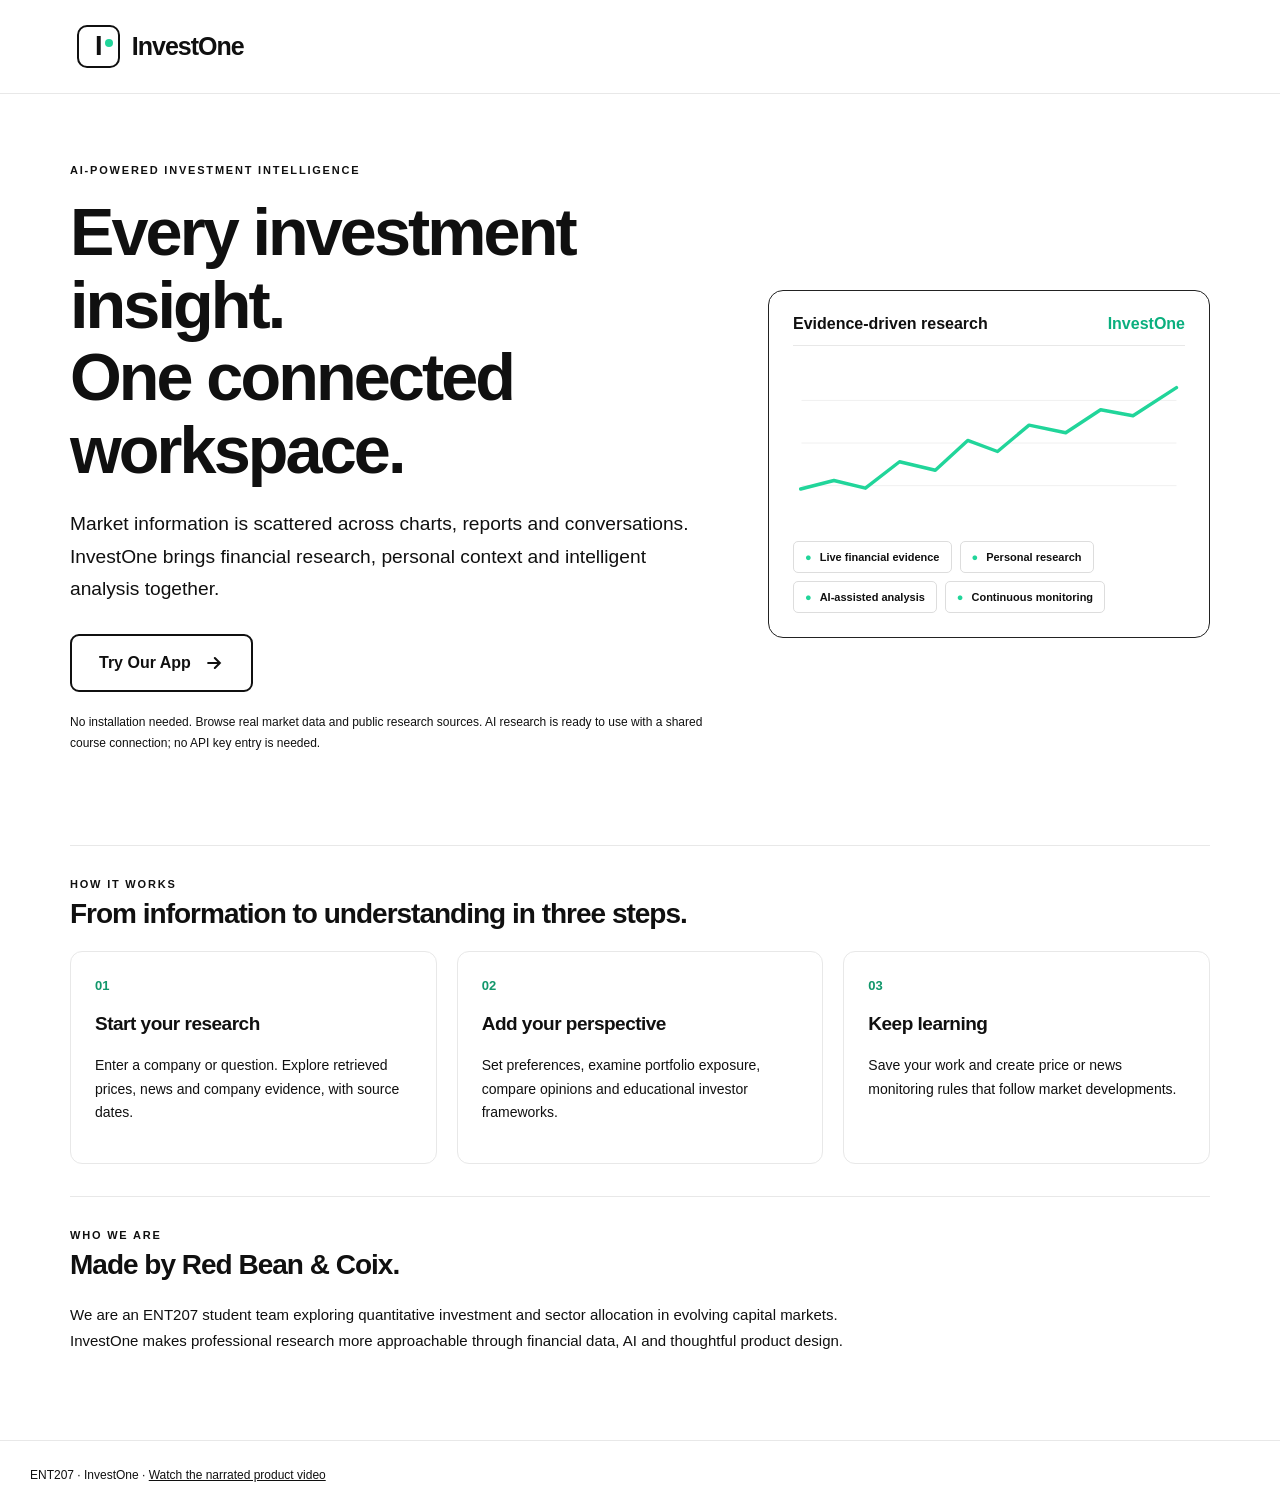
<file: docs/index.html>
<!doctype html>
<html lang="en"><head>
<meta charset="utf-8"><meta name="viewport" content="width=device-width,initial-scale=1">
<meta name="theme-color" content="#ffffff"><meta name="description" content="InvestOne brings market research, real financial evidence and AI-assisted analysis into one workspace.">
<title>InvestOne — Your Investment Research, Connected</title>
<style>
:root{color-scheme:light;--ink:#101010;--mint:#21D59A;--line:#e8e8e8}*{box-sizing:border-box}body{margin:0;background:#fff;color:var(--ink);font-family:Inter,-apple-system,BlinkMacSystemFont,"Helvetica Neue","Segoe UI",Arial,sans-serif;-webkit-font-smoothing:antialiased}a{color:inherit}header{padding:25px clamp(20px,6vw,95px);border-bottom:1px solid var(--line)}.logo{display:inline-flex;align-items:center;gap:12px;font-size:25px;font-weight:850;letter-spacing:-1px}.mark{display:grid;place-items:center;border:2px solid var(--ink);height:43px;width:43px;border-radius:10px;font-size:27px;position:relative}.mark:after{content:'';background:var(--mint);width:8px;height:8px;border-radius:50%;position:absolute;right:5px;top:12px}main{max-width:1200px;margin:auto;padding:70px 30px 40px}.eyebrow{font-size:11px;font-weight:800;letter-spacing:1.8px}.hero{display:grid;grid-template-columns:1.2fr .8fr;gap:35px;align-items:center;padding-bottom:80px;border-bottom:1px solid var(--line)}h1{font-size:clamp(38px,5.2vw,70px);line-height:1.09;letter-spacing:-2.9px;font-weight:850;margin:20px 0 22px}p{line-height:1.7}.subtitle{font-size:clamp(16px,1.5vw,20px);max-width:640px;font-weight:520;margin:0 0 28px}.cta{display:inline-flex;align-items:center;gap:13px;padding:17px 27px;border:2px solid var(--ink);border-radius:9px;background:#fff;font-weight:800;text-decoration:none;font-size:16px;transition:border-color .15s,transform .15s}.cta:hover,.cta:focus-visible{border-color:var(--mint);outline:3px solid var(--mint);outline-offset:3px}.cta:active{transform:translateY(1px)}.cta svg{width:20px;height:20px}.illustration{border:1px solid #222;border-radius:15px;min-height:320px;padding:24px;background:#fff}.chart-heading{display:flex;justify-content:space-between;align-items:center;border-bottom:1px solid var(--line);padding-bottom:12px;font-weight:750}.green{color:#0aaf7e}.chart{width:100%;height:150px;display:block;margin-top:22px}.pills{display:flex;gap:8px;flex-wrap:wrap;margin-top:23px}.pill{border:1px solid #ddd;border-radius:5px;padding:9px 11px;font-size:11px;font-weight:700}.pill:before{content:'●';color:var(--mint);margin-right:8px}section{padding:32px 0}.section-title{font-size:28px;letter-spacing:-1px;margin:8px 0 21px}.steps{display:grid;grid-template-columns:repeat(3,minmax(0,1fr));gap:20px}.step{border:1px solid var(--line);padding:24px;border-radius:12px}.step span{font-weight:850;color:#11976b;font-size:13px}.step h3{font-size:19px;letter-spacing:-.5px}.step p{font-size:14px}.team{padding:32px 0;border-top:1px solid var(--line)}.team p{max-width:820px;font-size:15px}footer{border-top:1px solid var(--line);padding:25px 30px;font-size:12px;line-height:1.6}.disclaimer{font-size:12px;margin-top:20px;max-width:720px}@media(max-width:850px){.hero{grid-template-columns:1fr}main{padding:40px 20px}.steps{grid-template-columns:1fr}.illustration{min-height:260px}h1{letter-spacing:-1.9px}}
</style></head>
<body><header><div class="logo"><span class="mark">I</span>InvestOne</div></header>
<main><div class="hero"><div><div class="eyebrow">AI-POWERED INVESTMENT INTELLIGENCE</div><h1>Every investment insight.<br>One connected workspace.</h1><p class="subtitle">Market information is scattered across charts, reports and conversations. InvestOne brings financial research, personal context and intelligent analysis together.</p><a class="cta" href="https://investone-live-production.up.railway.app/app/" aria-label="Try InvestOne live web app">Try Our App <svg viewBox="0 0 24 24" fill="none" aria-hidden="true" stroke="currentColor" stroke-width="2.5" stroke-linecap="round"><path d="M5 12h14M13 6l6 6-6 6"/></svg></a><p class="disclaimer">No installation needed. Browse real market data and public research sources. AI research is ready to use with a shared course connection; no API key entry is needed.</p></div><div class="illustration"><div class="chart-heading"><span>Evidence-driven research</span><span class="green">InvestOne</span></div><svg class="chart" viewBox="0 0 460 170" role="img" aria-label="Illustrative green line showing the research workflow, not market data"><path d="M10 35 H450 M10 85 H450 M10 135 H450" stroke="#eee" fill="none"/><path d="M9 139 L48 129 L85 138 L125 107 L167 117 L205 82 L240 95 L277 64 L320 73 L361 46 L399 53 L450 20" fill="none" stroke="#21D59A" stroke-linecap="round" stroke-linejoin="round" stroke-width="4"/></svg><div class="pills"><span class="pill">Live financial evidence</span><span class="pill">Personal research</span><span class="pill">AI-assisted analysis</span><span class="pill">Continuous monitoring</span></div></div></div>
<section><div class="eyebrow">HOW IT WORKS</div><h2 class="section-title">From information to understanding in three steps.</h2><div class="steps"><div class="step"><span>01</span><h3>Start your research</h3><p>Enter a company or question. Explore retrieved prices, news and company evidence, with source dates.</p></div><div class="step"><span>02</span><h3>Add your perspective</h3><p>Set preferences, examine portfolio exposure, compare opinions and educational investor frameworks.</p></div><div class="step"><span>03</span><h3>Keep learning</h3><p>Save your work and create price or news monitoring rules that follow market developments.</p></div></div></section>
<div class="team"><div class="eyebrow">WHO WE ARE</div><h2 class="section-title">Made by Red Bean &amp; Coix.</h2><p>We are an ENT207 student team exploring quantitative investment and sector allocation in evolving capital markets. InvestOne makes professional research more approachable through financial data, AI and thoughtful product design.</p></div></main>
<footer>ENT207 · InvestOne · <a href="./demo.mp4">Watch the narrated product video</a></footer></body></html>
</file>
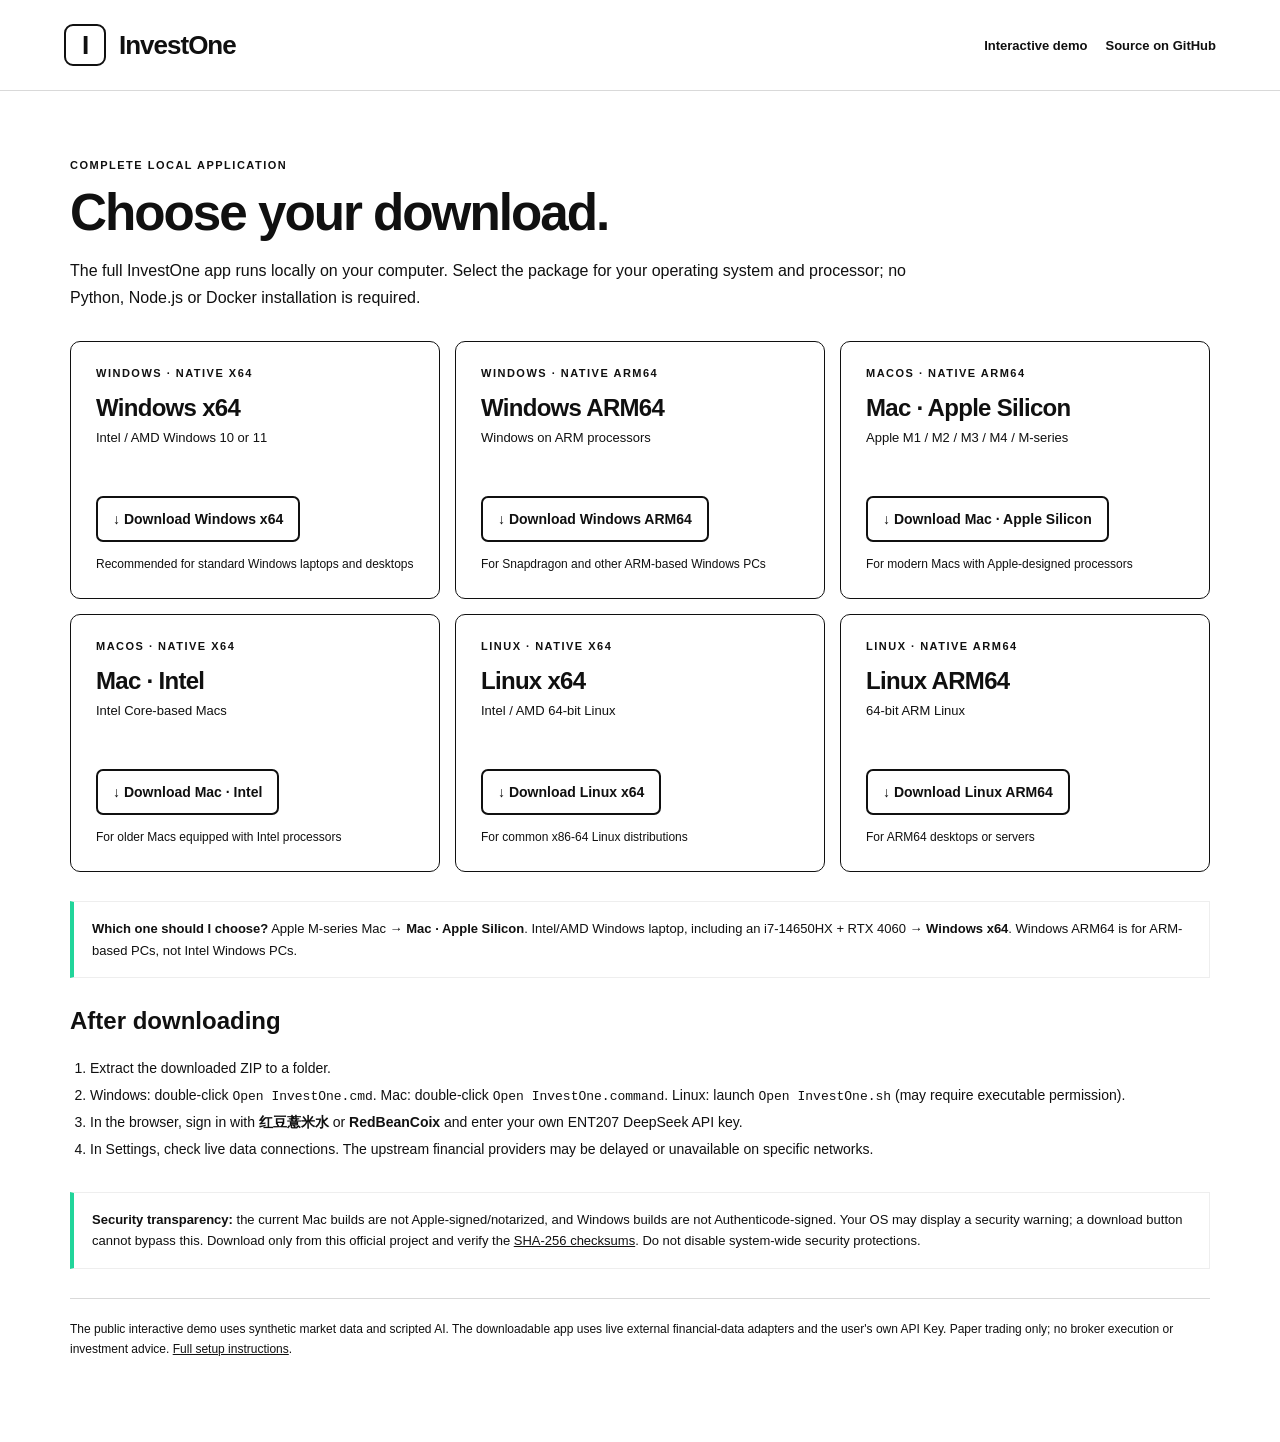
<file: docs/downloads/index.html>
<!doctype html>
<html lang="en"><head><meta charset="utf-8"><meta name="viewport" content="width=device-width, initial-scale=1">
<meta name="theme-color" content="#ffffff"><title>Download InvestOne · Windows, Mac & Linux</title>
<meta name="description" content="Choose one of six native InvestOne download packages. Windows x64, Windows ARM64, Mac Apple Silicon, Mac Intel, Linux x64 or Linux ARM64.">
<style>
:root{color-scheme:light;--black:#101010;--green:#21D59A;--line:#d9d9d9}
*{box-sizing:border-box}body{margin:0;background:#fff;color:var(--black);font-family:Inter,-apple-system,BlinkMacSystemFont,"Segoe UI",Arial,sans-serif;font-weight:500;-webkit-font-smoothing:antialiased}
header{border-bottom:1px solid var(--line);padding:24px clamp(20px,5vw,70px);display:flex;justify-content:space-between;align-items:center;gap:20px}
.logo{font-size:26px;font-weight:850;letter-spacing:-1px;text-decoration:none;color:var(--black)}
.logo:before{content:"I";display:inline-grid;place-items:center;border:2px solid #101010;border-radius:9px;width:38px;height:38px;margin-right:13px}
header nav a{color:var(--black);font-weight:700;text-decoration:none;font-size:13px;margin-left:18px}
main{max-width:1180px;margin:auto;padding:clamp(26px,5vw,65px) 20px}
.eyebrow,.dl-eyebrow{font-size:11px;letter-spacing:1.5px;font-weight:820}
h1{font-size:clamp(32px,4vw,52px);font-weight:850;letter-spacing:-2px;margin:10px 0 15px}
.intro{max-width:850px;font-size:16px;line-height:1.7;margin:0 0 30px}
.cards{display:grid;grid-template-columns:repeat(3,minmax(0,1fr));gap:15px}
.dl-card{display:flex;flex-direction:column;align-items:flex-start;padding:25px;border:1.5px solid #101010;border-radius:10px;min-height:258px}
.dl-card:hover,.dl-card:focus-within{border-color:var(--green)}
.dl-card h2{font-size:24px;letter-spacing:-.7px;margin:15px 0 6px}
.dl-card p{margin:0 0 16px;font-size:13px;line-height:1.5;min-height:38px}
.dl-button{display:inline-flex;align-items:center;justify-content:center;text-align:center;text-decoration:none;color:#101010;background:#fff;border:2px solid #101010;border-radius:7px;padding:12px 15px;font-size:14px;font-weight:800;min-height:46px;margin:auto 0 14px}
.dl-button:hover,.dl-button:focus-visible{border-color:var(--green);outline:2px solid var(--green);outline-offset:2px}
.dl-card small{font-size:12px;line-height:1.45;color:#101010}
.note{border-left:4px solid var(--green);padding:16px 18px;margin:29px 0;border-top:1px solid #eee;border-bottom:1px solid #eee;border-right:1px solid #eee;font-size:13px;line-height:1.65}
.note b{font-weight:800}
.steps{font-size:14px;line-height:1.9;padding-left:20px}
.steps code{font-size:13px}
.foot{font-size:12px;line-height:1.7;margin-top:25px;border-top:1px solid var(--line);padding:20px 0}
a{color:#101010}
@media(max-width:900px){.cards{grid-template-columns:repeat(2,minmax(0,1fr))}}
@media(max-width:580px){.cards{grid-template-columns:1fr}.dl-card{min-height:230px}header{align-items:flex-start;flex-direction:column}header nav a:first-child{margin-left:0}h1{letter-spacing:-1px}}
</style></head>
<body><header><a class="logo" href="../">InvestOne</a><nav><a href="../">Interactive demo</a><a href="https://github.com/changxuanyu26-collab/InvestOne_ENT207-">Source on GitHub</a></nav></header>
<main><span class="eyebrow">COMPLETE LOCAL APPLICATION</span><h1>Choose your download.</h1>
<p class="intro">The full InvestOne app runs locally on your computer. Select the package for your operating system and processor; no Python, Node.js or Docker installation is required.</p>
<div class="cards"><article class="dl-card"><div class="dl-eyebrow">WINDOWS · NATIVE X64</div><h2>Windows x64</h2><p>Intel / AMD Windows 10 or 11</p><a class="dl-button" href="./InvestOne-v2.1.0-rc1-Windows-x64.zip" download aria-label="Download InvestOne Windows x64 ZIP">↓ Download Windows x64</a><small>Recommended for standard Windows laptops and desktops</small></article>
<article class="dl-card"><div class="dl-eyebrow">WINDOWS · NATIVE ARM64</div><h2>Windows ARM64</h2><p>Windows on ARM processors</p><a class="dl-button" href="./InvestOne-v2.1.0-rc1-Windows-ARM64.zip" download aria-label="Download InvestOne Windows ARM64 ZIP">↓ Download Windows ARM64</a><small>For Snapdragon and other ARM-based Windows PCs</small></article>
<article class="dl-card"><div class="dl-eyebrow">MACOS · NATIVE ARM64</div><h2>Mac · Apple Silicon</h2><p>Apple M1 / M2 / M3 / M4 / M-series</p><a class="dl-button" href="./InvestOne-v2.1.0-rc1-Mac-AppleSilicon.zip" download aria-label="Download InvestOne Mac · Apple Silicon ZIP">↓ Download Mac · Apple Silicon</a><small>For modern Macs with Apple-designed processors</small></article>
<article class="dl-card"><div class="dl-eyebrow">MACOS · NATIVE X64</div><h2>Mac · Intel</h2><p>Intel Core-based Macs</p><a class="dl-button" href="./InvestOne-v2.1.0-rc1-Mac-Intel.zip" download aria-label="Download InvestOne Mac · Intel ZIP">↓ Download Mac · Intel</a><small>For older Macs equipped with Intel processors</small></article>
<article class="dl-card"><div class="dl-eyebrow">LINUX · NATIVE X64</div><h2>Linux x64</h2><p>Intel / AMD 64-bit Linux</p><a class="dl-button" href="./InvestOne-v2.1.0-rc1-Linux-x64.zip" download aria-label="Download InvestOne Linux x64 ZIP">↓ Download Linux x64</a><small>For common x86-64 Linux distributions</small></article>
<article class="dl-card"><div class="dl-eyebrow">LINUX · NATIVE ARM64</div><h2>Linux ARM64</h2><p>64-bit ARM Linux</p><a class="dl-button" href="./InvestOne-v2.1.0-rc1-Linux-ARM64.zip" download aria-label="Download InvestOne Linux ARM64 ZIP">↓ Download Linux ARM64</a><small>For ARM64 desktops or servers</small></article></div>
<div class="note"><b>Which one should I choose?</b> Apple M-series Mac → <b>Mac · Apple Silicon</b>. Intel/AMD Windows laptop, including an i7-14650HX + RTX 4060 → <b>Windows x64</b>. Windows ARM64 is for ARM-based PCs, not Intel Windows PCs.</div>
<h2>After downloading</h2><ol class="steps">
<li>Extract the downloaded ZIP to a folder.</li>
<li>Windows: double-click <code>Open InvestOne.cmd</code>. Mac: double-click <code>Open InvestOne.command</code>. Linux: launch <code>Open InvestOne.sh</code> (may require executable permission).</li>
<li>In the browser, sign in with <b>红豆薏米水</b> or <b>RedBeanCoix</b> and enter your own ENT207 DeepSeek API key.</li>
<li>In Settings, check live data connections. The upstream financial providers may be delayed or unavailable on specific networks.</li>
</ol>
<div class="note"><b>Security transparency:</b> the current Mac builds are not Apple-signed/notarized, and Windows builds are not Authenticode-signed. Your OS may display a security warning; a download button cannot bypass this. Download only from this official project and verify the <a href="./SHA256SUMS.txt">SHA-256 checksums</a>. Do not disable system-wide security protections.</div>
<div class="foot">The public interactive demo uses synthetic market data and scripted AI. The downloadable app uses live external financial-data adapters and the user's own API Key. Paper trading only; no broker execution or investment advice. <a href="https://github.com/changxuanyu26-collab/InvestOne_ENT207-/blob/main/docs/MULTIPLATFORM.md">Full setup instructions</a>.</div>
</main></body></html>
</file>
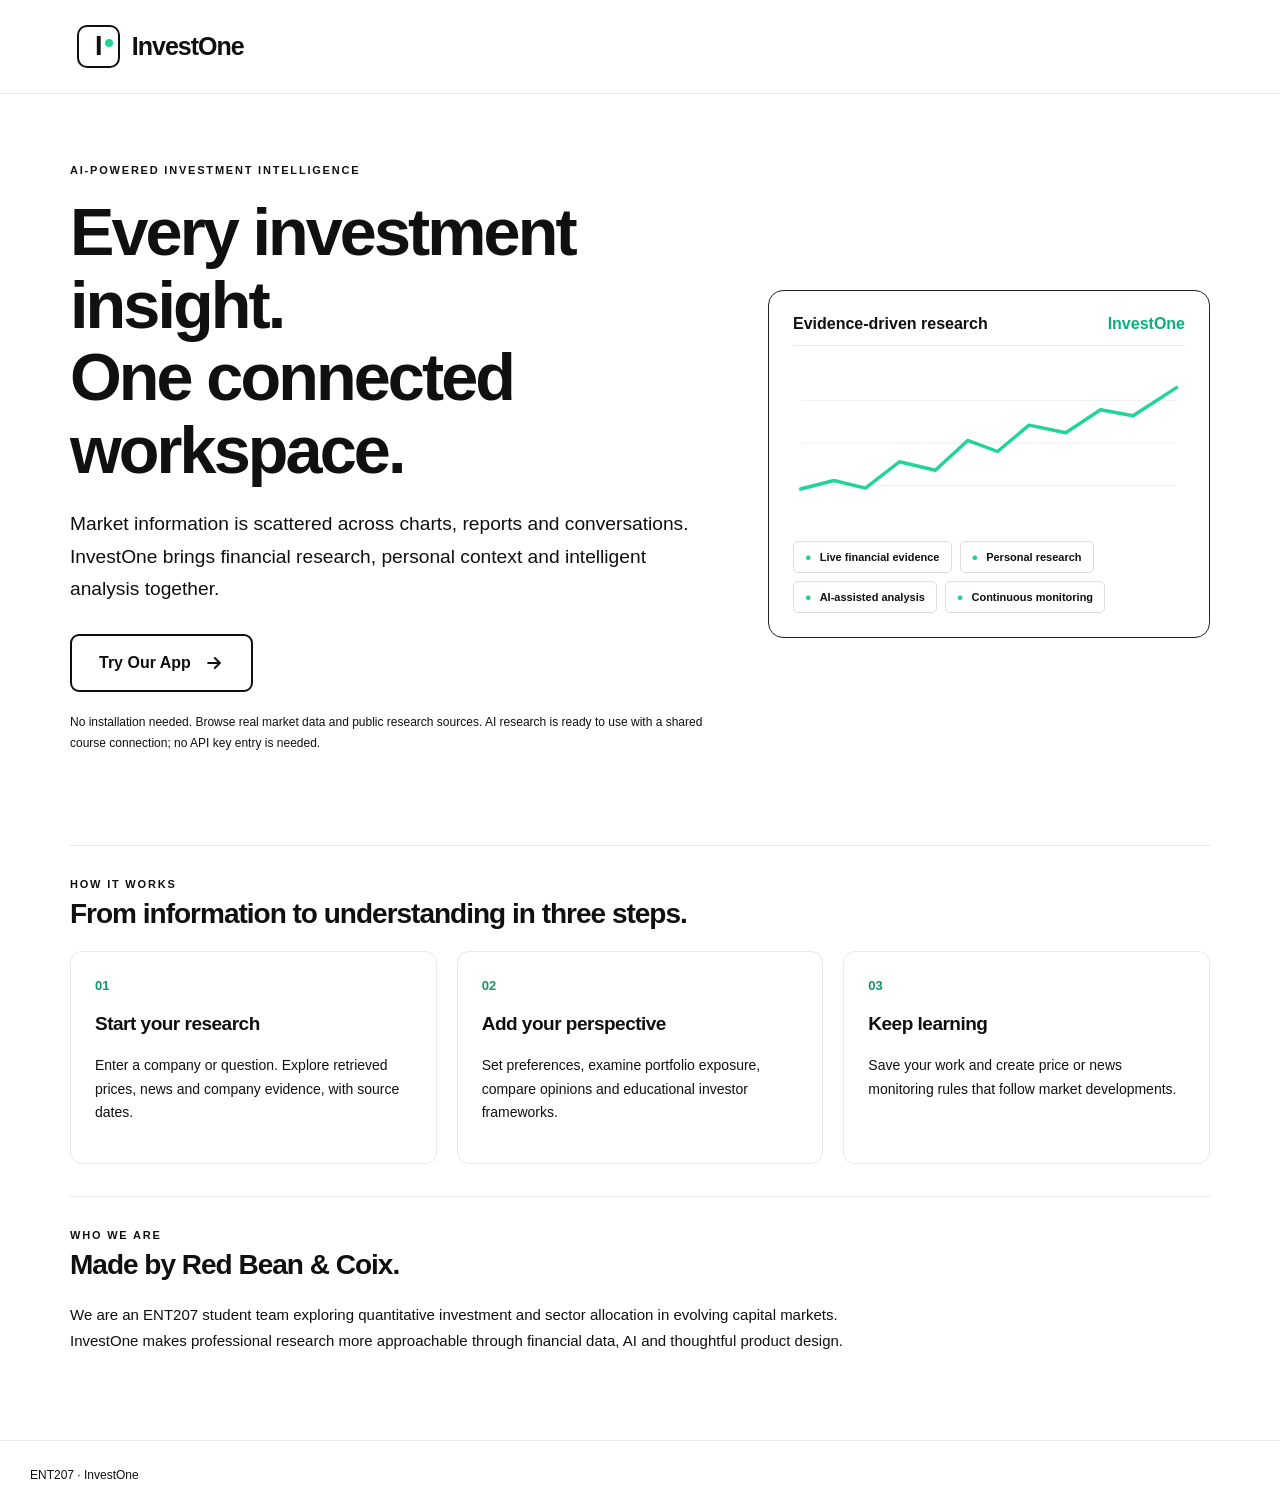
<file: src/web/landing.html>
<!doctype html>
<html lang="en"><head>
<meta charset="utf-8"><meta name="viewport" content="width=device-width,initial-scale=1">
<meta name="theme-color" content="#ffffff"><meta name="description" content="InvestOne brings market research, real financial evidence and AI-assisted analysis into one workspace.">
<title>InvestOne — Your Investment Research, Connected</title>
<style>
:root{color-scheme:light;--ink:#101010;--mint:#21D59A;--line:#e8e8e8}*{box-sizing:border-box}body{margin:0;background:#fff;color:var(--ink);font-family:Inter,-apple-system,BlinkMacSystemFont,"Helvetica Neue","Segoe UI",Arial,sans-serif;-webkit-font-smoothing:antialiased}a{color:inherit}header{padding:25px clamp(20px,6vw,95px);border-bottom:1px solid var(--line)}.logo{display:inline-flex;align-items:center;gap:12px;font-size:25px;font-weight:850;letter-spacing:-1px}.mark{display:grid;place-items:center;border:2px solid var(--ink);height:43px;width:43px;border-radius:10px;font-size:27px;position:relative}.mark:after{content:'';background:var(--mint);width:8px;height:8px;border-radius:50%;position:absolute;right:5px;top:12px}main{max-width:1200px;margin:auto;padding:70px 30px 40px}.eyebrow{font-size:11px;font-weight:800;letter-spacing:1.8px}.hero{display:grid;grid-template-columns:1.2fr .8fr;gap:35px;align-items:center;padding-bottom:80px;border-bottom:1px solid var(--line)}h1{font-size:clamp(38px,5.2vw,70px);line-height:1.09;letter-spacing:-2.9px;font-weight:850;margin:20px 0 22px}p{line-height:1.7}.subtitle{font-size:clamp(16px,1.5vw,20px);max-width:640px;font-weight:520;margin:0 0 28px}.cta{display:inline-flex;align-items:center;gap:13px;padding:17px 27px;border:2px solid var(--ink);border-radius:9px;background:#fff;font-weight:800;text-decoration:none;font-size:16px;transition:border-color .15s,transform .15s}.cta:hover,.cta:focus-visible{border-color:var(--mint);outline:3px solid var(--mint);outline-offset:3px}.cta:active{transform:translateY(1px)}.cta svg{width:20px;height:20px}.illustration{border:1px solid #222;border-radius:15px;min-height:320px;padding:24px;background:#fff}.chart-heading{display:flex;justify-content:space-between;align-items:center;border-bottom:1px solid var(--line);padding-bottom:12px;font-weight:750}.green{color:#0aaf7e}.chart{width:100%;height:150px;display:block;margin-top:22px}.pills{display:flex;gap:8px;flex-wrap:wrap;margin-top:23px}.pill{border:1px solid #ddd;border-radius:5px;padding:9px 11px;font-size:11px;font-weight:700}.pill:before{content:'●';color:var(--mint);margin-right:8px}section{padding:32px 0}.section-title{font-size:28px;letter-spacing:-1px;margin:8px 0 21px}.steps{display:grid;grid-template-columns:repeat(3,minmax(0,1fr));gap:20px}.step{border:1px solid var(--line);padding:24px;border-radius:12px}.step span{font-weight:850;color:#11976b;font-size:13px}.step h3{font-size:19px;letter-spacing:-.5px}.step p{font-size:14px}.team{padding:32px 0;border-top:1px solid var(--line)}.team p{max-width:820px;font-size:15px}footer{border-top:1px solid var(--line);padding:25px 30px;font-size:12px;line-height:1.6}.disclaimer{font-size:12px;margin-top:20px;max-width:720px}@media(max-width:850px){.hero{grid-template-columns:1fr}main{padding:40px 20px}.steps{grid-template-columns:1fr}.illustration{min-height:260px}h1{letter-spacing:-1.9px}}
</style></head>
<body><header><div class="logo"><span class="mark">I</span>InvestOne</div></header>
<main><div class="hero"><div><div class="eyebrow">AI-POWERED INVESTMENT INTELLIGENCE</div><h1>Every investment insight.<br>One connected workspace.</h1><p class="subtitle">Market information is scattered across charts, reports and conversations. InvestOne brings financial research, personal context and intelligent analysis together.</p><a class="cta" href="/app/" aria-label="Try InvestOne live web app">Try Our App <svg viewBox="0 0 24 24" fill="none" aria-hidden="true" stroke="currentColor" stroke-width="2.5" stroke-linecap="round"><path d="M5 12h14M13 6l6 6-6 6"/></svg></a><p class="disclaimer">No installation needed. Browse real market data and public research sources. AI research is ready to use with a shared course connection; no API key entry is needed.</p></div><div class="illustration"><div class="chart-heading"><span>Evidence-driven research</span><span class="green">InvestOne</span></div><svg class="chart" viewBox="0 0 460 170" role="img" aria-label="Illustrative green line showing the research workflow, not market data"><path d="M10 35 H450 M10 85 H450 M10 135 H450" stroke="#eee" fill="none"/><path d="M9 139 L48 129 L85 138 L125 107 L167 117 L205 82 L240 95 L277 64 L320 73 L361 46 L399 53 L450 20" fill="none" stroke="#21D59A" stroke-linecap="round" stroke-linejoin="round" stroke-width="4"/></svg><div class="pills"><span class="pill">Live financial evidence</span><span class="pill">Personal research</span><span class="pill">AI-assisted analysis</span><span class="pill">Continuous monitoring</span></div></div></div>
<section><div class="eyebrow">HOW IT WORKS</div><h2 class="section-title">From information to understanding in three steps.</h2><div class="steps"><div class="step"><span>01</span><h3>Start your research</h3><p>Enter a company or question. Explore retrieved prices, news and company evidence, with source dates.</p></div><div class="step"><span>02</span><h3>Add your perspective</h3><p>Set preferences, examine portfolio exposure, compare opinions and educational investor frameworks.</p></div><div class="step"><span>03</span><h3>Keep learning</h3><p>Save your work and create price or news monitoring rules that follow market developments.</p></div></div></section>
<div class="team"><div class="eyebrow">WHO WE ARE</div><h2 class="section-title">Made by Red Bean &amp; Coix.</h2><p>We are an ENT207 student team exploring quantitative investment and sector allocation in evolving capital markets. InvestOne makes professional research more approachable through financial data, AI and thoughtful product design.</p></div></main>
<footer>ENT207 · InvestOne</footer></body></html>
</file>
